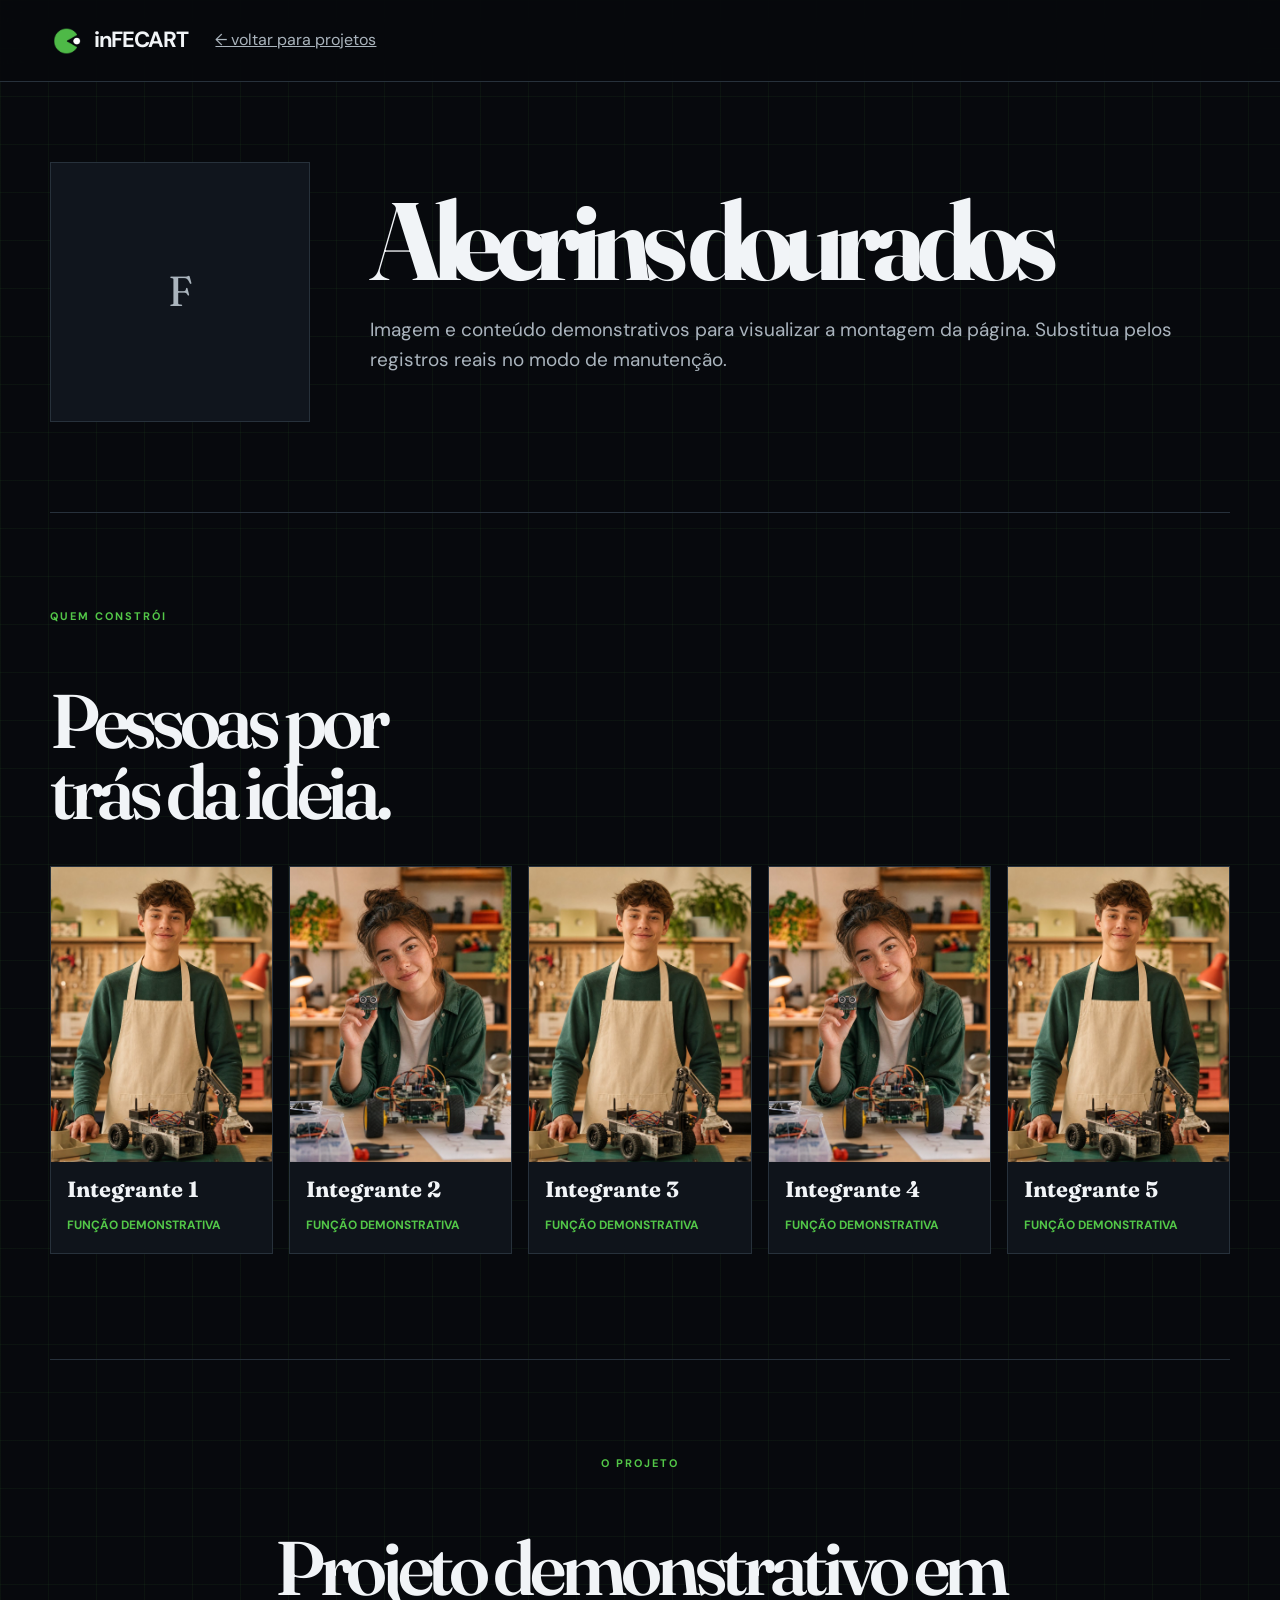
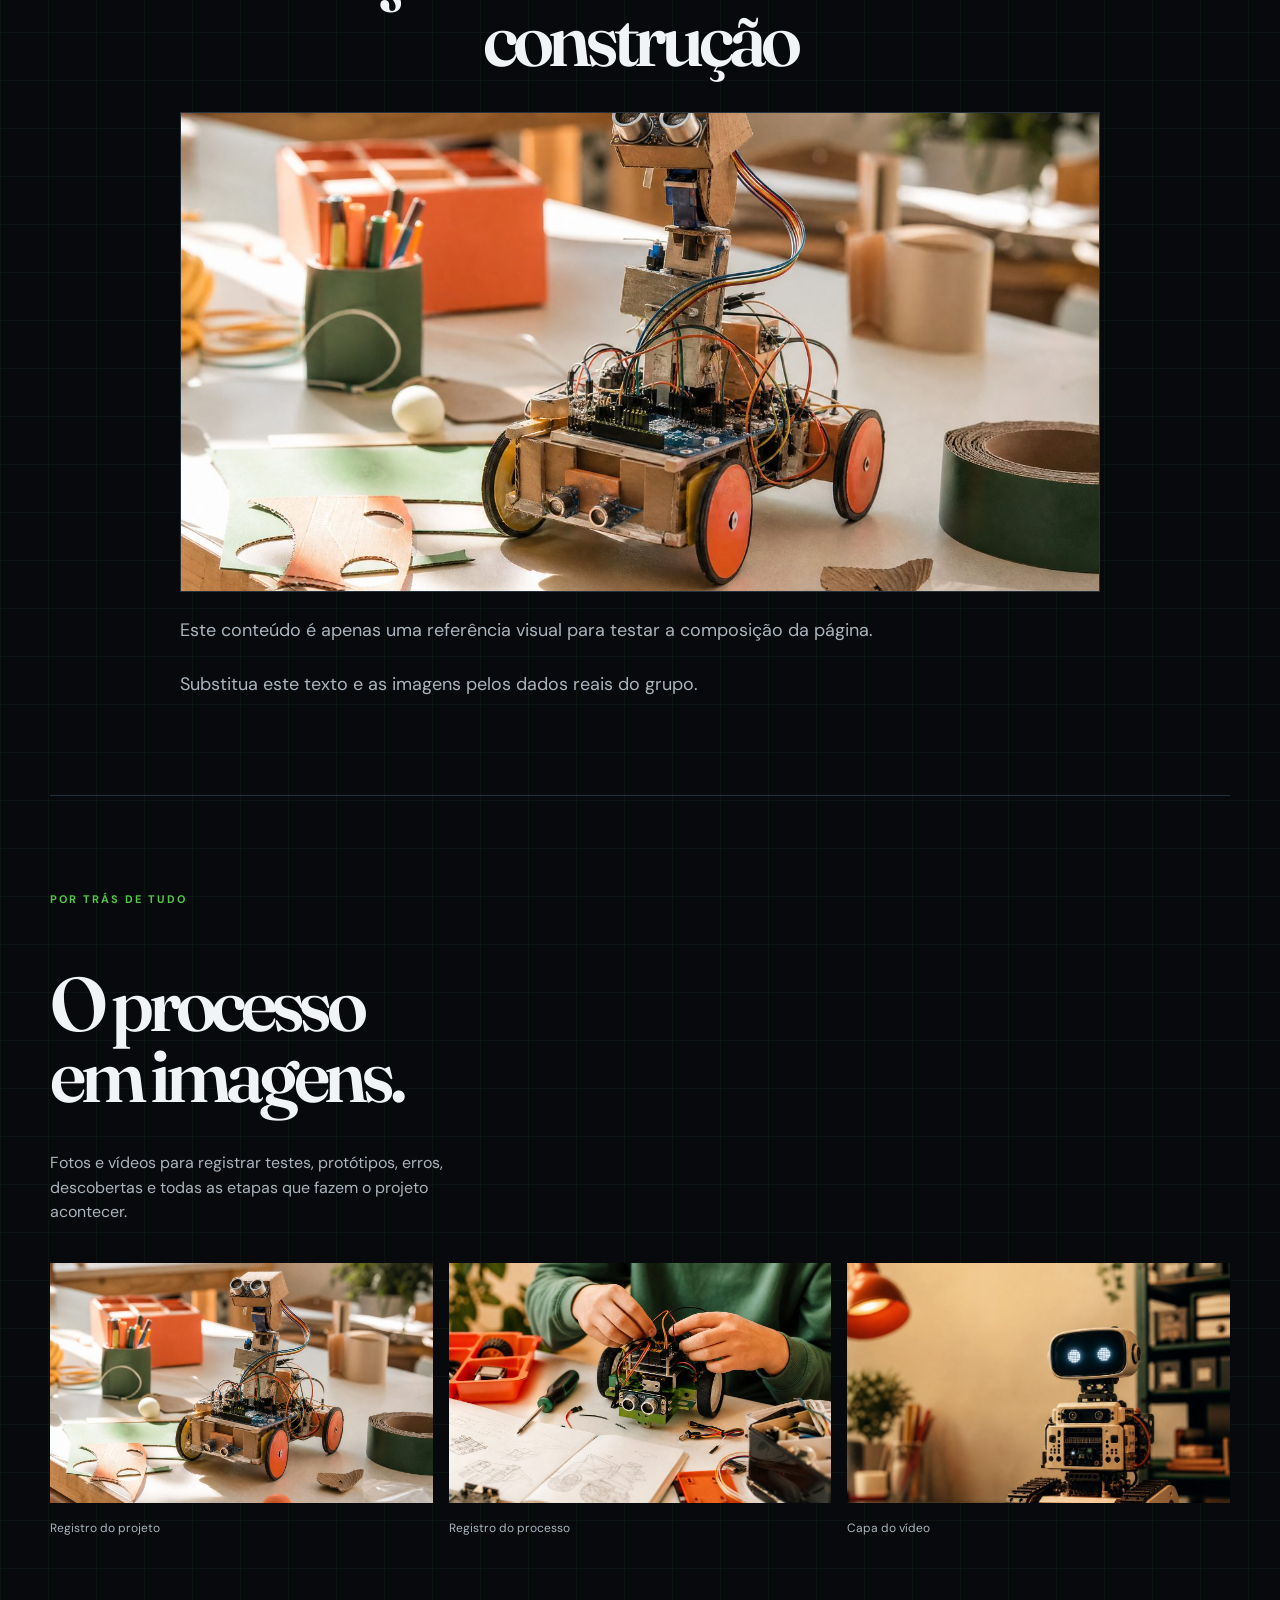
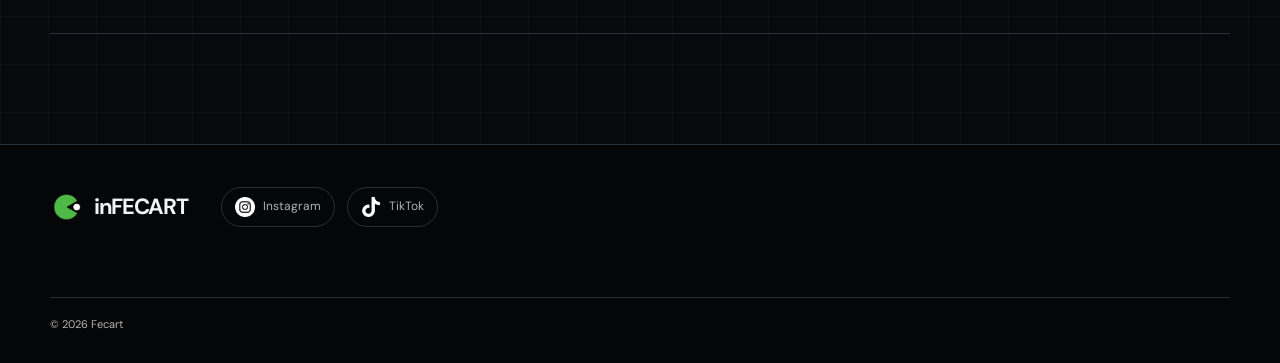
<file: grupo.html>
<!doctype html>
<html lang="pt-BR">
<head>
  <meta charset="utf-8"><meta name="viewport" content="width=device-width, initial-scale=1">
  <meta name="description" content="Conheça os grupos, integrantes, projetos e processos de robótica da Fecart."><title>inFECART - Site oficial</title>
  <link rel="icon" type="image/png" href="assets/fecart-informatica-icon.png">
  <link rel="preconnect" href="https://fonts.googleapis.com"><link rel="preconnect" href="https://fonts.gstatic.com" crossorigin><link href="https://fonts.googleapis.com/css2?family=DM+Sans:wght@400;500;600;700&family=Fraunces:opsz,wght@9..144,600;9..144,700&display=swap" media="print" onload="this.media='all'" rel="stylesheet">
  <link rel="stylesheet" href="css/style.css"><link rel="stylesheet" href="css/editorial-enhancements.css"><link rel="stylesheet" href="css/overrides.css"><link rel="stylesheet" href="css/social-pins.css"><link rel="stylesheet" href="css/group.css"><link rel="stylesheet" href="css/group-placeholders.css"><link rel="stylesheet" href="css/group-member-layout.css"><link rel="stylesheet" href="css/member-video-preview.css">
  <link rel="stylesheet" href="css/mobile-safety.css">

  <link rel="canonical" href="https://carlos2511760-blip.github.io/Site-da-Fecart-2026/grupo.html">
  <meta name="robots" content="index, follow, max-image-preview:large">
  <meta property="og:locale" content="pt_BR">
  <meta property="og:site_name" content="Fecart">
  <meta property="og:title" content="Grupos e projetos — Fecart">
  <meta property="og:description" content="Conheça os grupos, integrantes, projetos e processos de robótica da Fecart.">
  <meta property="og:type" content="website">
  <meta property="og:url" content="https://carlos2511760-blip.github.io/Site-da-Fecart-2026/grupo.html">
  <meta property="og:image" content="https://carlos2511760-blip.github.io/Site-da-Fecart-2026/assets/demo-robot-project.jpg">
  <meta property="og:image:alt" content="Projeto de robótica da Fecart">
  <meta name="twitter:card" content="summary_large_image">
  <meta name="twitter:title" content="Grupos e projetos — Fecart">
  <meta name="twitter:description" content="Conheça os grupos, integrantes, projetos e processos de robótica da Fecart.">
  <meta name="twitter:image" content="https://carlos2511760-blip.github.io/Site-da-Fecart-2026/assets/demo-robot-project.jpg">
  <noscript><link rel="stylesheet" href="https://fonts.googleapis.com/css2?family=DM+Sans:wght@400;500;600;700&family=Fraunces:opsz,wght@9..144,600;9..144,700&display=swap"></noscript>
  <link rel="stylesheet" href="css/identity-blue-green.css">
</head>
<body class="group-page is-hydrating"><div class="site-loader" id="site-loader" role="status" aria-live="polite"><div class="loader-card"><img class="loader-logo" src="assets/fecart-loader-logo.webp" alt="FECART Informática"><div class="loader-orbit" aria-hidden="true"><div class="loader-core"></div></div><p class="loader-status">Organizando o grupo...</p><div class="loader-progress" aria-hidden="true"><span></span></div></div></div><header class="site-header"><a class="brand" href="index.html"><img class="brand-logo" src="assets/fecart-informatica-icon.png" alt="Fecart Informática"><span>inFECART</span></a><a class="back-link" id="group-back-link" href="index.html#projetos">← voltar para projetos</a></header><main id="group-content" class="group-main section-pad"><p class="loading-state">Carregando grupo...</p></main><footer class="site-footer section-pad"><div class="footer-top"><a class="brand brand-light" href="index.html"><img class="brand-logo" src="assets/fecart-informatica-icon.png" alt="Fecart Informática"><span>inFECART</span></a><div class="social-pins" aria-label="Páginas da Fecart"><a class="social-pin" href="https://www.instagram.com/infecaart/" target="_blank" rel="noopener noreferrer"><img class="social-icon social-icon-instagram" src="assets/instagram.png" alt=""><span>Instagram</span></a><a class="social-pin" href="https://www.tiktok.com/@infecaart" target="_blank" rel="noopener noreferrer"><img class="social-icon social-icon-tiktok" src="assets/tiktok.png" alt=""><span>TikTok</span></a></div></div><div class="footer-bottom"><span>© 2026 Fecart</span></div></footer><aside class="editor-panel" id="group-editor-panel" hidden aria-labelledby="group-editor-title"><div class="editor-header"><div><p class="section-kicker">modo de manutenção</p><h2 id="group-editor-title">Editar grupo</h2></div><button class="modal-close" id="group-editor-close" type="button" aria-label="Fechar editor">×</button></div><p class="editor-explain" id="group-editor-explain">Use Ctrl + Shift + \\ para abrir. As alterações ficam salvas neste navegador e aparecem nesta página.</p><div id="group-editor-fields"></div><div class="editor-actions"><button class="button button-primary" id="group-editor-save" type="button">Salvar alterações</button><button class="button button-ghost" id="group-editor-reset" type="button">Restaurar</button></div><p class="editor-status" id="group-editor-status" role="status"></p></aside><style>body.is-hydrating{overflow:hidden}body.is-hydrating .site-header,body.is-hydrating .group-main,body.is-hydrating .site-footer{visibility:hidden}</style><script src="js/supabase-config.js"></script><script src="js/group.js" defer></script></body></html>
</file>
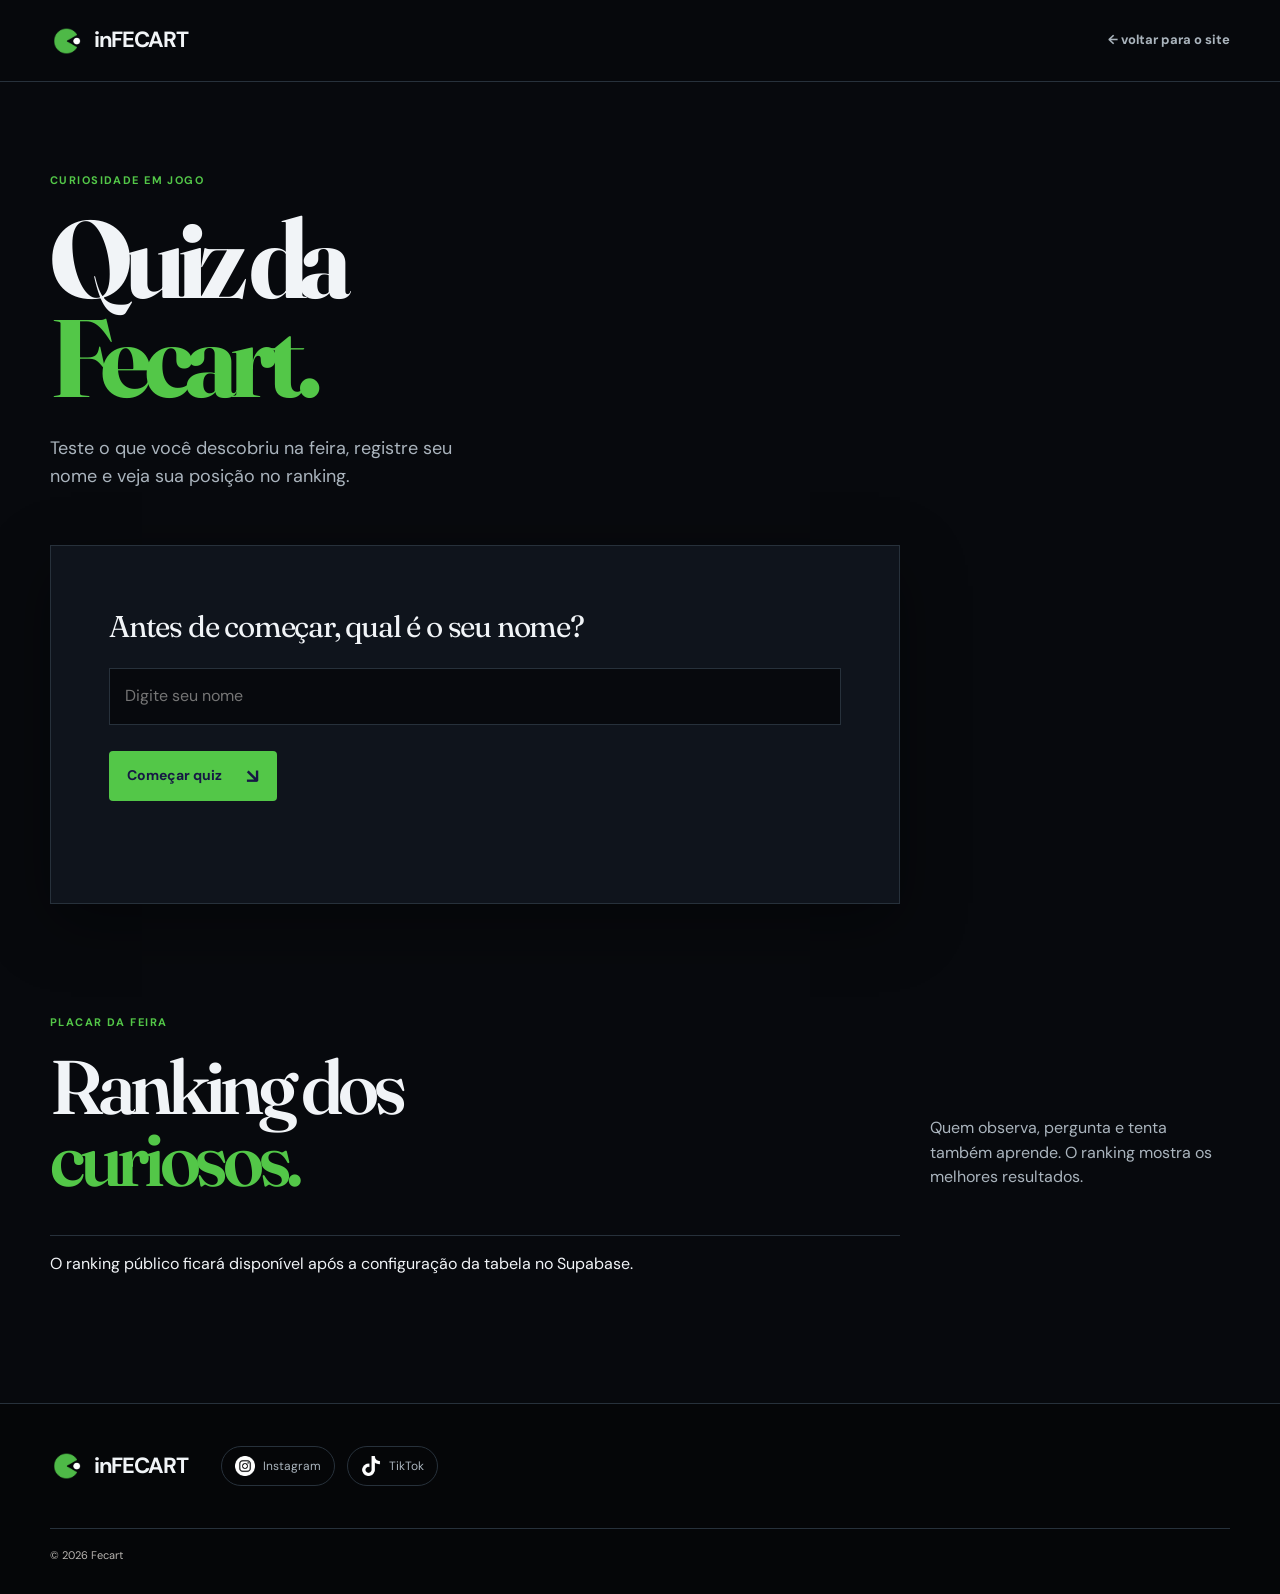
<file: quiz.html>
<!doctype html>
<html lang="pt-BR">
<head>
  <meta charset="utf-8"><meta name="viewport" content="width=device-width, initial-scale=1">
  <meta name="description" content="Teste o que você descobriu na feira de ciências e veja sua posição no ranking da Fecart.">
  <title>inFECART - Site oficial</title>
  <link rel="icon" type="image/png" href="assets/fecart-informatica-icon.png">
  <link rel="preconnect" href="https://fonts.googleapis.com"><link rel="preconnect" href="https://fonts.gstatic.com" crossorigin>
  <link href="https://fonts.googleapis.com/css2?family=DM+Sans:wght@400;500;600;700&family=Fraunces:opsz,wght@9..144,600;9..144,700&display=swap" media="print" onload="this.media='all'" rel="stylesheet">
  <link rel="stylesheet" href="css/style.css"><link rel="stylesheet" href="css/overrides.css"><link rel="stylesheet" href="css/social-pins.css"><link rel="stylesheet" href="css/quiz.css">
  <link rel="stylesheet" href="css/mobile-safety.css">

  <link rel="canonical" href="https://carlos2511760-blip.github.io/Site-da-Fecart-2026/quiz.html">
  <meta name="robots" content="index, follow, max-image-preview:large">
  <meta property="og:locale" content="pt_BR">
  <meta property="og:site_name" content="Fecart">
  <meta property="og:title" content="Quiz da Fecart — curiosidade em jogo">
  <meta property="og:description" content="Teste o que você descobriu na feira de ciências e veja sua posição no ranking da Fecart.">
  <meta property="og:type" content="website">
  <meta property="og:url" content="https://carlos2511760-blip.github.io/Site-da-Fecart-2026/quiz.html">
  <meta property="og:image" content="https://carlos2511760-blip.github.io/Site-da-Fecart-2026/assets/demo-robot-project.jpg">
  <meta property="og:image:alt" content="Projeto de robótica da Fecart">
  <meta name="twitter:card" content="summary_large_image">
  <meta name="twitter:title" content="Quiz da Fecart — curiosidade em jogo">
  <meta name="twitter:description" content="Teste o que você descobriu na feira de ciências e veja sua posição no ranking da Fecart.">
  <meta name="twitter:image" content="https://carlos2511760-blip.github.io/Site-da-Fecart-2026/assets/demo-robot-project.jpg">
  <noscript><link rel="stylesheet" href="https://fonts.googleapis.com/css2?family=DM+Sans:wght@400;500;600;700&family=Fraunces:opsz,wght@9..144,600;9..144,700&display=swap"></noscript>
  <link rel="stylesheet" href="css/identity-blue-green.css">
</head>
<body class="quiz-page">
  <header class="site-header" id="topo"><a class="brand" href="index.html"><img class="brand-logo" src="assets/fecart-informatica-icon.png" alt="Fecart Informática"><span>inFECART</span></a><a class="back-link" href="index.html">← voltar para o site</a></header>
  <main class="quiz-main section-pad">
    <section class="quiz-intro"><p class="section-kicker">curiosidade em jogo</p><h1>Quiz da<br><em>Fecart.</em></h1><p>Teste o que você descobriu na feira, registre seu nome e veja sua posição no ranking.</p></section>
    <section class="quiz-card" aria-live="polite">
      <div id="quiz-start"><label for="participant-name">Antes de começar, qual é o seu nome?</label><input id="participant-name" type="text" maxlength="80" autocomplete="name" placeholder="Digite seu nome"><button class="button button-primary" id="start-quiz" type="button">Começar quiz <span>↘</span></button><p class="quiz-error" id="start-error" role="alert"></p></div>
      <form id="quiz-form" hidden><div class="quiz-progress" id="quiz-progress"></div><div id="questions"></div><button class="button button-primary" type="submit">Enviar respostas <span>↗</span></button><p class="quiz-error" id="form-error" role="alert"></p></form>
      <div id="quiz-result" hidden><p class="section-kicker">resultado</p><div class="score" id="score"></div><p id="result-message"></p><button class="button button-dark" id="see-ranking" type="button">Ver ranking <span>↓</span></button></div>
    </section>
    <section class="ranking-section" id="ranking-section"><div class="ranking-heading"><div><p class="section-kicker">placar da feira</p><h2>Ranking dos<br><em>curiosos.</em></h2></div><p>Quem observa, pergunta e tenta também aprende. O ranking mostra os melhores resultados.</p></div><div id="ranking" class="ranking-list"><p>Carregando ranking...</p></div></section>
  </main>
  <footer class="site-footer section-pad"><div class="footer-top"><a class="brand brand-light" href="index.html"><img class="brand-logo" src="assets/fecart-informatica-icon.png" alt="Fecart Informática"><span>inFECART</span></a><div class="social-pins" aria-label="Páginas da Fecart"><a class="social-pin" href="https://www.instagram.com/infecaart/" target="_blank" rel="noopener noreferrer"><img class="social-icon social-icon-instagram" src="assets/instagram.png" alt=""><span>Instagram</span></a><a class="social-pin" href="https://www.tiktok.com/@infecaart" target="_blank" rel="noopener noreferrer"><img class="social-icon social-icon-tiktok" src="assets/tiktok.png" alt=""><span>TikTok</span></a></div></div><div class="footer-bottom"><span>© 2026 Fecart</span></div></footer>
  <script src="js/supabase-config.js"></script><script src="js/quiz.js" defer></script>
</body>
</html>
</file>
<file: css/style.css>
:root{--paper:#f4efe6;--paper-2:#ebe2d3;--ink:#25231f;--muted:#69645c;--line:#d8cdbd;--tomato:#a83f2d;--tomato-dark:#8f3528;--leaf:#496453;--sun:#e8b63f;--night:#282d2b;--white:#fffaf3;--serif:"Fraunces",Georgia,serif;--sans:"DM Sans",Arial,sans-serif;--max:1180px;--shadow:0 20px 60px rgba(61,45,30,.1)}
*{box-sizing:border-box}html{scroll-behavior:smooth}body{margin:0;background:var(--paper);color:var(--ink);font-family:var(--sans);line-height:1.55}body.editor-open{overflow:hidden}a{color:inherit}button{font:inherit}button,a{outline-offset:4px}button:focus-visible,a:focus-visible{outline:3px solid var(--sun);outline-offset:4px}.section-pad{padding-left:max(24px,calc((100vw - var(--max))/2));padding-right:max(24px,calc((100vw - var(--max))/2))}.site-header{height:82px;display:flex;align-items:center;gap:28px;padding:0 max(24px,calc((100vw - var(--max))/2));border-bottom:1px solid transparent;position:sticky;top:0;z-index:20;background:rgba(244,239,230,.92);backdrop-filter:blur(14px)}.brand{display:inline-flex;align-items:center;gap:10px;font-size:22px;font-weight:700;letter-spacing:-.06em;text-decoration:none}.brand-mark{display:grid;place-items:center;width:34px;height:34px;border-radius:11px 11px 11px 3px;background:var(--tomato);color:white;font-weight:700;letter-spacing:0}.site-nav{display:flex;gap:28px;margin-left:auto}.site-nav a{text-decoration:none;font-size:14px;font-weight:600;color:var(--muted);transition:color .2s}.site-nav a:hover{color:var(--tomato)}kbd{font-size:10px;border:1px solid var(--line);border-bottom-width:2px;border-radius:4px;padding:1px 4px;margin-left:3px;background:var(--white);color:var(--ink)}.menu-toggle{display:none;border:0;background:none;color:var(--muted);cursor:pointer}.hero{min-height:620px;display:grid;grid-template-columns:1fr .9fr;align-items:center;gap:64px;padding-top:74px;padding-bottom:84px;overflow:hidden}.section-kicker{font-size:11px;font-weight:700;letter-spacing:.13em;text-transform:uppercase;color:var(--tomato);margin:0 0 20px}.hero h1,h2{font-family:var(--serif);font-weight:600;letter-spacing:-.065em;line-height:.98;margin:0}.hero h1{font-size:clamp(58px,8vw,106px);max-width:700px}.hero em,h2 em{font-style:normal;color:var(--tomato)}.hero-lead{max-width:510px;font-size:18px;color:var(--muted);margin:30px 0}.hero-actions{display:flex;align-items:center;gap:24px}.button{display:inline-flex;align-items:center;justify-content:center;gap:24px;padding:14px 18px;border:0;border-radius:4px;text-decoration:none;font-weight:700;font-size:14px;cursor:pointer;transition:transform .2s,background .2s}.button span{font-size:20px;line-height:0}.button:hover{transform:translateY(-2px)}.button-primary{background:var(--tomato);color:white}.button-primary:hover{background:var(--tomato-dark)}.button-dark{background:var(--night);color:var(--white)}.button-ghost{background:transparent;border:1px solid var(--line);color:var(--ink)}.hero-art{height:440px;position:relative;background:var(--leaf);border-radius:45% 8px 45% 8px;overflow:hidden;transform:rotate(3deg)}.sun-disc{position:absolute;width:230px;height:230px;right:13%;top:18%;background:var(--sun);border-radius:50%;mix-blend-mode:screen}.orbit{position:absolute;border:1px solid rgba(255,250,243,.6);border-radius:50%;width:440px;height:170px;left:50%;top:52%;transform:translate(-50%,-50%) rotate(-24deg)}.orbit-two{width:350px;height:280px;transform:translate(-50%,-50%) rotate(57deg)}.gear{position:absolute;left:29%;top:28%;width:190px;height:190px;border-radius:50%;background:var(--tomato);box-shadow:0 0 0 22px rgba(224,91,63,.12);animation:float 6s ease-in-out infinite}.gear:before{content:"";position:absolute;inset:-18px;border:18px dotted var(--tomato);border-radius:50%;transform:rotate(15deg)}.gear i{position:absolute;inset:38px;border-radius:50%;background:var(--leaf);border:10px solid var(--paper-2)}.projects-section{padding-top:120px;padding-bottom:120px}.section-heading{display:grid;grid-template-columns:1fr 310px;gap:60px;align-items:end;margin-bottom:46px}.section-heading.compact{margin-bottom:40px}.section-heading h2,.process-copy h2,.about-section h2{font-size:clamp(48px,6vw,76px)}.section-note{color:var(--muted);font-size:15px;margin:0 0 4px}.filter-bar{display:flex;flex-wrap:wrap;gap:9px;margin-bottom:28px}.filter-button{border:1px solid var(--line);background:transparent;border-radius:99px;padding:9px 15px;color:var(--muted);cursor:pointer;font-size:13px}.filter-button:hover,.filter-button.active{background:var(--ink);border-color:var(--ink);color:var(--white)}.projects-grid{display:grid;grid-template-columns:repeat(12,1fr);gap:22px}.project-card{text-align:left;font:inherit;width:100%;grid-column:span 4;background:var(--white);border:1px solid var(--line);min-height:310px;display:flex;flex-direction:column;cursor:pointer;transition:transform .25s,box-shadow .25s}.project-card:hover{transform:translateY(-6px);box-shadow:var(--shadow)}.project-image{width:100%;height:190px;object-fit:cover;background:var(--paper-2);display:block}.project-image.placeholder{display:grid;place-items:center;color:var(--muted);font-family:var(--serif);font-size:34px}.project-card-body{padding:19px 20px 21px;display:flex;flex-direction:column;flex:1}.project-meta{display:flex;justify-content:space-between;gap:10px;color:var(--tomato);font-size:11px;text-transform:uppercase;letter-spacing:.1em;font-weight:700}.project-card h3{font-family:var(--serif);font-size:26px;line-height:1.05;letter-spacing:-.04em;margin:15px 0 8px}.project-card p{font-size:13px;color:var(--muted);margin:0}.project-footer{display:flex;justify-content:space-between;align-items:end;margin-top:auto;padding-top:20px}.tag-list{display:flex;flex-wrap:wrap;gap:5px}.tag{background:var(--paper-2);padding:4px 7px;border-radius:2px;font-size:10px;color:var(--muted)}.project-arrow{font-size:22px;color:var(--tomato)}.empty-state{padding:40px 0;color:var(--muted)}.groups-grid{display:grid;grid-template-columns:repeat(4,1fr);gap:14px}.group-card{min-height:255px;padding:22px;background:var(--white);border:1px solid var(--line);position:relative;overflow:hidden}.group-card:after{content:"";position:absolute;width:100px;height:100px;border-radius:50%;right:-35px;bottom:-35px;background:var(--accent,var(--sun));opacity:.75}.group-index{font-size:11px;color:var(--muted)}.group-card h3{font-family:var(--serif);font-size:29px;letter-spacing:-.05em;line-height:1;margin:42px 0 12px;max-width:190px}.group-card p{font-size:13px;color:var(--muted);max-width:200px;margin:0}.group-count{position:absolute;left:22px;bottom:22px;font-size:11px;font-weight:700;color:var(--leaf)}.about-section{display:grid;grid-template-columns:1fr 1fr;gap:100px;padding-top:120px;padding-bottom:125px}.about-text{max-width:480px;align-self:end}.about-text p{font-size:20px;color:var(--muted);margin:0 0 28px}.site-footer{background:var(--night);color:var(--white);padding-top:42px;padding-bottom:30px}.footer-top{display:flex;align-items:center;gap:34px;padding-bottom:70px}.brand-light{color:var(--white)}.footer-top p{font-size:13px;color:rgba(255,250,243,.6);margin:0}.footer-bottom{border-top:1px solid rgba(255,250,243,.15);padding-top:18px;display:flex;justify-content:space-between;color:rgba(255,250,243,.4);font-size:11px}.modal-backdrop{position:fixed;inset:0;background:rgba(37,35,31,.7);z-index:40;display:grid;place-items:center;padding:20px}.project-modal{background:var(--white);max-width:850px;max-height:90vh;overflow:auto;position:relative;width:100%;padding:42px}.modal-close{border:0;background:transparent;color:var(--muted);font-size:30px;line-height:1;cursor:pointer}.project-modal>.modal-close{position:absolute;right:18px;top:14px}.modal-content-grid{display:grid;grid-template-columns:1fr 1fr;gap:30px}.modal-cover{width:100%;height:270px;object-fit:cover;background:var(--paper-2)}.modal-title{font-family:var(--serif);font-size:50px;line-height:1;letter-spacing:-.06em;margin:10px 0 15px}.modal-label{color:var(--tomato);font-size:11px;font-weight:700;letter-spacing:.12em;text-transform:uppercase}.modal-description{color:var(--muted);font-size:15px}.modal-facts{display:flex;gap:22px;flex-wrap:wrap;border-top:1px solid var(--line);padding-top:18px;margin-top:22px;font-size:12px}.timeline{margin-top:32px;border-top:1px solid var(--line)}.timeline-item{display:grid;grid-template-columns:100px 1fr;gap:18px;padding:18px 0;border-bottom:1px solid var(--line)}.timeline-item time{color:var(--tomato);font-size:12px;font-weight:700}.timeline-item strong{display:block;font-family:var(--serif);font-size:21px}.timeline-item p{color:var(--muted);font-size:13px;margin:5px 0 0}.editor-panel{position:fixed;z-index:50;right:0;top:0;width:min(440px,100%);height:100vh;background:var(--white);box-shadow:-20px 0 60px rgba(0,0,0,.2);padding:30px;overflow:auto}.editor-header{display:flex;justify-content:space-between;align-items:start}.editor-panel h2{font-family:var(--serif);font-size:42px;letter-spacing:-.06em;margin:0}.editor-explain{font-size:13px;color:var(--muted);border-bottom:1px solid var(--line);padding-bottom:22px}.editor-field{margin:22px 0}.editor-field label{display:block;font-size:11px;text-transform:uppercase;letter-spacing:.1em;font-weight:700;color:var(--tomato);margin-bottom:7px}.editor-field textarea,.editor-field input{width:100%;font:inherit;border:1px solid var(--line);background:var(--paper);padding:10px;color:var(--ink);border-radius:3px}.editor-field textarea{min-height:85px;resize:vertical}.editor-field input[type=file]{font-size:12px}.editor-image-preview{width:100%;height:100px;object-fit:cover;margin-top:8px;background:var(--paper-2)}.editor-actions{display:flex;gap:10px;position:sticky;bottom:0;background:var(--white);padding-top:16px}.editor-status{font-size:12px;color:var(--leaf)}.toast{position:fixed;bottom:24px;left:50%;transform:translate(-50%,20px);opacity:0;background:var(--night);color:var(--white);padding:12px 18px;font-size:13px;z-index:60;transition:opacity .2s,transform .2s}.toast.show{opacity:1;transform:translate(-50%,0)}[hidden]{display:none!important}@keyframes float{0%,100%{transform:translateY(0) rotate(0)}50%{transform:translateY(-12px) rotate(5deg)}}@media (prefers-reduced-motion:reduce){*,*:before,*:after{scroll-behavior:auto!important;animation:none!important;transition:none!important}}
@media (max-width:850px){.site-header{height:70px}.site-nav{display:none;position:absolute;top:70px;left:0;right:0;background:var(--paper);padding:18px 24px 24px;flex-direction:column;gap:18px;border-bottom:1px solid var(--line)}.site-nav.is-open{display:flex}.menu-toggle{display:block;margin-left:auto}.hero{grid-template-columns:1fr;min-height:auto;padding-top:70px}.hero-art{height:340px;max-width:540px;width:100%;margin:0 auto}.section-heading,.about-section{grid-template-columns:1fr;gap:26px}.section-heading{margin-bottom:34px}.section-note{max-width:500px}.projects-section{padding-top:80px;padding-bottom:80px}.groups-grid{grid-template-columns:repeat(2,1fr)}.project-card{text-align:left;font:inherit;width:100%;grid-column:span 6}.project-card:nth-child(3n/**/+2){transform:none}.project-card:nth-child(3n/**/+2):hover,.project-card:hover{transform:translateY(-5px)}.about-section{gap:36px;padding-top:80px;padding-bottom:80px}.footer-top{flex-wrap:wrap;padding-bottom:50px}.footer-top p{order:3;width:100%}}
@media (max-width:560px){.hero h1{font-size:58px}.hero-art{height:290px}.gear{width:140px;height:140px;left:26%;top:27%}.gear i{inset:27px}.sun-disc{width:170px;height:170px}.groups-grid{grid-template-columns:1fr}.project-card{text-align:left;font:inherit;width:100%;grid-column:span 12}.project-card:nth-child(3n/**/+2){transform:none}.project-card:nth-child(3n/**/+2):hover,.project-card:hover{transform:translateY(-5px)}.modal-content-grid{grid-template-columns:1fr}.project-modal{padding:30px 22px}.modal-title{font-size:40px}.timeline-item{grid-template-columns:75px 1fr}.footer-bottom{gap:10px;flex-direction:column}}
.editor-context{display:flex;flex-direction:column;gap:4px;border:1px solid var(--line);background:var(--paper-2);padding:12px 14px;margin:18px 0 22px}.editor-context strong{font-size:13px}.editor-context span,.editor-help{font-size:12px;color:var(--muted)}

.site-loader{position:fixed;inset:0;z-index:9999;display:grid;place-items:center;background:#161848;color:#f5f5ff;font-family:system-ui,sans-serif;transition:opacity .35s ease,visibility .35s ease}.site-loader.is-done{opacity:0;visibility:hidden;pointer-events:none}.loader-card{width:min(420px,calc(100% - 48px));text-align:center}.loader-logo{display:block;width:min(300px,82vw);height:auto;margin:0 auto 30px;border-radius:2px;filter:drop-shadow(0 10px 28px rgba(77,196,72,.12))}.loader-orbit{position:relative;width:92px;height:92px;margin:0 auto 24px;border:2px solid rgba(77,196,72,.28);border-radius:50%;animation:loader-spin 4s linear infinite}.loader-orbit:before,.loader-orbit:after{content:"";position:absolute;border-radius:50%}.loader-orbit:before{width:14px;height:14px;top:-7px;left:50%;background:#4dc448;box-shadow:0 0 0 7px rgba(77,196,72,.12)}.loader-orbit:after{width:8px;height:8px;right:6px;bottom:14px;background:#8ae17e}.loader-core{position:absolute;inset:28px;border-radius:50%;background:#4dc448;box-shadow:0 0 0 8px rgba(77,196,72,.13);animation:loader-pulse 1.8s ease-in-out infinite}.loader-status{margin:0;color:rgba(245,245,255,.72);font-size:13px;letter-spacing:.06em}.loader-progress{height:3px;margin:18px auto 0;width:min(240px,70vw);background:rgba(255,255,255,.14);overflow:hidden;border-radius:99px}.loader-progress span{display:block;width:38%;height:100%;background:#4dc448;border-radius:99px;animation:loader-progress 1.25s ease-in-out infinite}@keyframes loader-spin{to{transform:rotate(360deg)}}@keyframes loader-pulse{0%,100%{transform:scale(.9);opacity:.8}50%{transform:scale(1.08);opacity:1}}@keyframes loader-progress{0%{transform:translateX(-130%)}100%{transform:translateX(360%)}}@media(prefers-reduced-motion:reduce){.loader-orbit,.loader-core,.loader-progress span{animation:none}.loader-progress span{width:100%}}
</file>
<file: css/editorial-enhancements.css>
/* Ajustes editoriais: leitura, ritmo e espaçamento */
.section-kicker,.project-meta,.modal-label{letter-spacing:.18em}
.hero h1{letter-spacing:-.045em}
.group-hero h1{letter-spacing:-.045em}
.block-heading h2,.section-heading h2{letter-spacing:-.045em}
.hero-actions{gap:32px}.filter-bar{gap:14px;margin-bottom:42px}.filter-button{min-height:44px;padding:10px 18px}
.projects-grid{gap:32px}.project-card{opacity:0;transform:translateY(18px);transition:opacity .55s ease,transform .55s ease,box-shadow .25s ease}.project-card.is-visible{opacity:1;transform:translateY(0)}.project-card.is-visible:hover{transform:translateY(-6px)}
.project-card-body{padding:24px 24px 26px}.project-footer{padding-top:28px}.group-card{padding:26px}.group-card h3{margin-top:48px}.group-card-link{min-height:44px;bottom:18px}.group-card .group-count{bottom:66px}
.related-project{padding:26px 12px;transition:background .2s,transform .2s}.related-project:hover{background:var(--paper-2);transform:translateX(5px)}
.demo-media-wrap{position:relative}
@media(max-width:850px){.projects-grid{gap:26px}.filter-bar{gap:10px;margin-bottom:30px}.group-hero h1{letter-spacing:-.03em}.block-heading h2{letter-spacing:-.03em}}
@media(max-width:560px){.projects-grid{gap:24px}.hero-actions{gap:16px;flex-wrap:wrap}.project-card-body{padding:20px}.group-card{padding:22px}}
@media(prefers-reduced-motion:reduce){.project-card{opacity:1;transform:none}.project-card.is-visible:hover{transform:none}.related-project:hover{transform:none}}

/* Entrada fluida sem bloquear o conteúdo */
.project-card{will-change:opacity,transform;transition-duration:.38s}
.group-main .section-block{opacity:1;transform:none}
.group-main.content-ready .section-block{animation:section-enter .42s cubic-bezier(.22,.75,.25,1) forwards}
.group-main.content-ready .section-block:nth-child(2){animation-delay:.05s}
.group-main.content-ready .section-block:nth-child(3){animation-delay:.1s}
@keyframes section-enter{to{opacity:1;transform:none}}
@media(prefers-reduced-motion:reduce){.group-main .section-block{opacity:1;transform:none}.group-main.content-ready .section-block{animation:none}}
</file>
<file: css/overrides.css>
body.modal-open{overflow:hidden}.card-like-count{margin-top:10px;color:var(--muted);font-size:11px}.like-button{display:inline-flex;align-items:center;gap:8px;margin-top:24px;padding:11px 14px;border:1px solid var(--line);border-radius:4px;background:transparent;color:var(--ink);font-weight:700;cursor:pointer}.like-button:hover,.like-button.is-liked{border-color:var(--tomato);color:var(--tomato)}.like-button:disabled{cursor:default;opacity:.85}.editor-add{margin:0 0 20px}.editor-group{border-top:1px solid var(--line);padding-top:15px;margin-top:24px}.editor-group>strong{font-family:var(--serif);font-size:20px}.editor-field select{width:100%;font:inherit;border:1px solid var(--line);background:var(--paper);padding:10px;color:var(--ink);border-radius:3px}.editor-actions{flex-wrap:wrap}.editor-actions .button{gap:8px;padding:11px 12px;font-size:12px}

.button-primary{background:var(--tomato-dark)}.button-primary:hover{background:#8f3528}.footer-bottom{color:rgba(255,250,243,.72)}

.editor-section{border:1px solid var(--line);border-radius:8px;padding:16px;margin:0 0 18px;background:color-mix(in srgb,var(--paper-2) 55%,transparent)}.editor-section>.section-kicker{margin:0 0 12px}.editor-section .editor-section{background:transparent;border:0;padding:0}.editor-group{padding:14px;border:1px solid var(--line);border-radius:6px;margin:14px 0;background:color-mix(in srgb,var(--paper) 35%,transparent)}.editor-group .editor-group{margin:12px 0;background:transparent}.editor-field{margin:14px 0}.editor-field label{font-size:11px;line-height:1.3}.editor-field textarea{min-height:78px}.editor-panel{padding:22px}.editor-panel .editor-actions{z-index:2}.editor-panel input,.editor-panel textarea,.editor-panel select{box-sizing:border-box}.editor-section>strong,.editor-group>strong{display:block;margin-bottom:8px}

.project-modal{max-width:720px;max-height:82vh;padding:30px}.modal-cover{height:220px}.modal-title{font-size:44px}.modal-actions{display:flex;flex-direction:column;gap:10px;margin-top:24px}.modal-action-button,.modal-actions .like-button{box-sizing:border-box;width:100%;min-height:44px;margin:0;justify-content:center;text-decoration:none;font-size:14px;border:1px solid var(--line);border-radius:4px;padding:11px 14px;background:transparent;color:var(--ink);font-weight:700}.modal-action-button{display:inline-flex;align-items:center;gap:8px}.modal-action-button:hover,.modal-actions .like-button:hover,.modal-actions .like-button.is-liked{border-color:var(--tomato);color:var(--tomato)}
</file>
<file: css/social-pins.css>
.social-pins{display:flex;align-items:center;gap:12px}.social-pin{display:inline-flex;align-items:center;gap:8px;border:1px solid rgba(255,250,243,.28);border-radius:999px;padding:9px 13px;color:rgba(255,250,243,.82);text-decoration:none;font-size:12px;transition:transform .2s ease,background .2s ease,border-color .2s ease}.social-pin:hover{transform:translateY(-3px);background:rgba(255,250,243,.12);border-color:var(--sun);color:var(--white)}@media(max-width:850px){.social-pins{order:2;width:100%}.footer-top p{order:3}}
.social-icon{width:20px;height:20px;flex:0 0 20px;object-fit:contain;display:block}.social-icon-instagram,.social-icon-tiktok{filter:brightness(0) invert(1)}
</file>
<file: css/group.css>
.group-main{padding-top:80px;padding-bottom:110px}.group-hero{display:grid;grid-template-columns:260px 1fr;gap:60px;align-items:center;border-bottom:1px solid var(--line);padding-bottom:90px}.group-logo{width:260px;height:260px;border:1px solid var(--line);background:var(--paper-2);display:grid;place-items:center;overflow:hidden}.logo-image{width:100%;height:100%;object-fit:contain}.image-placeholder{display:grid;place-items:center;background:var(--paper-2);color:var(--muted);font-family:var(--serif);font-size:42px}.group-hero h1{font-family:var(--serif);font-size:clamp(60px,9vw,110px);line-height:.9;letter-spacing:-.08em;margin:0 0 25px}.group-description{max-width:860px;min-height:2.2em;color:var(--muted);font-size:19px}.section-block{padding-top:95px;padding-bottom:95px;border-bottom:1px solid var(--line)}.block-heading{display:grid;grid-template-columns:1fr 1fr;gap:40px;align-items:end;margin-bottom:38px}.block-heading h2{font-family:var(--serif);font-size:clamp(48px,6vw,76px);line-height:.94;letter-spacing:-.07em;margin:0}.block-heading>p:last-child{color:var(--muted);margin:0;max-width:400px}.project-detail{display:grid;grid-template-columns:minmax(0,1.2fr) minmax(280px,.8fr);gap:clamp(42px,7vw,96px);align-items:start}.project-detail>div:first-child{min-width:0}.project-detail>div>p{font-size:18px;line-height:1.65;color:var(--muted);max-width:650px;margin:24px auto 0 0}.project-main-media{margin-bottom:32px}.project-main-image{width:100%;height:clamp(340px,36vw,520px);object-fit:cover;object-position:center;border:1px solid var(--line);display:block}.project-related{border-top:1px solid var(--line);margin-top:0;padding-top:2px}.related-project{display:grid;grid-template-columns:70px 1fr auto;gap:12px;align-items:center;border-bottom:1px solid var(--line);padding:18px 0;text-decoration:none}.related-project span,.related-project small{font-size:11px;color:var(--tomato);text-transform:uppercase}.related-project strong{font-family:var(--serif);font-size:20px}.empty-detail{color:var(--muted);font-size:16px}.members-grid{display:grid;grid-template-columns:repeat(4,1fr);gap:16px}.member-card{background:var(--white);border:1px solid var(--line);padding-bottom:18px}.member-photo{width:100%;height:220px;object-fit:cover}.member-card h3,.member-card p{margin:10px 16px 0}.member-card h3{font-family:var(--serif);font-size:22px}.member-card p{font-size:12px;color:var(--tomato);font-weight:700;text-transform:uppercase}.process-gallery{display:grid;grid-template-columns:repeat(3,1fr);gap:16px}.process-gallery figure{margin:0}.gallery-image{width:100%;height:240px;object-fit:cover}.process-gallery figcaption{font-size:12px;color:var(--muted);padding-top:8px}.group-card-link{position:absolute;left:22px;bottom:22px;z-index:1;display:inline-flex;gap:8px;align-items:center;color:var(--ink);font-size:12px;font-weight:700;text-decoration:none}.group-card-link span{color:var(--tomato);font-size:18px}.group-card-link:hover{color:var(--tomato)}.group-card .group-count{bottom:53px}@media(max-width:850px){.group-main{padding-top:55px;padding-bottom:70px}.group-hero,.project-detail,.block-heading{grid-template-columns:1fr;gap:28px}.group-logo{width:180px;height:180px}.section-block{padding-top:70px;padding-bottom:70px}.project-main-image{height:min(72vw,420px)}.project-detail>div>p{font-size:16px;line-height:1.6;margin-top:20px}.members-grid{grid-template-columns:repeat(2,1fr)}.process-gallery{grid-template-columns:1fr}.member-photo{height:180px}.related-project{grid-template-columns:55px 1fr}.related-project small{display:none}}

/* Ajustes finais do bloco de projeto, sem aumentar as mídias */
.group-project .block-heading{grid-template-columns:1fr 1fr;gap:40px;align-items:end;margin-bottom:38px}
.editor-position{margin:18px 0;padding:12px;border:1px solid var(--line);background:var(--paper-2);border-radius:5px}.editor-position>label{display:block;margin-bottom:12px;font-size:11px;text-transform:uppercase;letter-spacing:.1em;font-weight:700;color:var(--tomato)}.position-control{margin:10px 0}.position-control span{display:flex;justify-content:space-between;margin-bottom:5px;font-size:11px;color:var(--muted)}.position-control output{font-weight:700;color:var(--ink)}.position-control input[type=range]{width:100%;accent-color:var(--tomato);padding:0;border:0;background:transparent}
.upload-position-modal{position:fixed;inset:0;z-index:80;display:grid;place-items:center;padding:20px;background:rgba(10,12,28,.78)}.upload-position-dialog{width:min(620px,100%);max-height:calc(100vh - 40px);overflow:auto;background:var(--white);padding:28px;border:1px solid var(--line);box-shadow:0 24px 80px rgba(0,0,0,.35)}.upload-position-header{display:flex;justify-content:space-between;gap:20px;align-items:start}.upload-position-header h2{font-family:var(--serif);font-size:clamp(32px,5vw,52px);line-height:1;letter-spacing:-.06em;margin:0}.upload-position-preview{height:min(52vh,360px);margin:24px 0 16px;background:var(--paper-2);border:1px solid var(--line);display:grid;place-items:center;overflow:hidden}.upload-position-preview img{width:100%;height:100%;object-fit:cover;object-position:50% 50%;display:block}.upload-position-help{font-size:13px;color:var(--muted);margin:0 0 20px}.upload-position-actions{display:flex;justify-content:flex-end;gap:10px;margin-top:24px}.upload-position-actions .button{margin:0}@media(max-width:560px){.upload-position-dialog{padding:20px}.upload-position-preview{height:48vh}.upload-position-actions{flex-direction:column-reverse}.upload-position-actions .button{width:100%}}
.group-project .project-detail{grid-template-columns:minmax(0,1.2fr) minmax(280px,.8fr);gap:clamp(42px,7vw,96px);min-height:620px;align-items:start}
.group-project .project-detail>div:first-child{min-width:0;min-height:620px}
.group-project .project-main-media{width:100%;margin-bottom:24px}
.group-project .project-main-image,.group-project .media-placeholder{height:260px;min-height:0}
.group-project .project-detail>div>p{max-width:650px;margin-left:0}
.group-project .project-related{align-self:start;margin-top:0}
@media(max-width:850px){
  .group-project .block-heading{grid-template-columns:1fr;gap:18px;margin-bottom:30px}
  .group-project .project-detail{grid-template-columns:1fr;gap:30px;min-height:0}
  .group-project .project-detail>div:first-child{min-height:0}
  .group-project .project-main-image,.group-project .media-placeholder{height:260px;max-height:none}
  .group-project .project-detail>div>p{font-size:16px;line-height:1.6;margin-top:18px}
  .group-project .project-related{margin-top:0}
}

/* Nome e foto do projeto centralizados em todas as páginas de grupo */
.group-project .block-heading{grid-template-columns:1fr;justify-items:center;text-align:center}
.group-project .block-heading h2{max-width:900px;text-align:center}
.group-project .project-detail{grid-template-columns:1fr;min-height:0}
.group-project .project-detail>div:first-child{min-height:0;max-width:920px;width:100%;margin-inline:auto}
.group-project .project-main-media{display:flex;justify-content:center}
.group-project .project-main-image,.group-project .media-placeholder{width:min(100%,640px);margin-inline:auto}
.group-project .project-detail>div>p{max-width:920px;margin-left:auto;margin-right:auto}
.group-project .project-related{max-width:920px;width:100%;margin-inline:auto}

.members-section .block-heading{grid-template-columns:1fr;justify-items:center;text-align:center}
.members-section .block-heading h2{text-align:center;max-width:900px}
.members-section .block-heading{justify-items:start;text-align:left}
.members-section .block-heading h2{text-align:left}
.gallery-section .block-heading{grid-template-columns:1fr;justify-items:start;text-align:left}
.gallery-section .block-heading h2{text-align:left;max-width:900px}
.group-project .project-main-image,.group-project .media-placeholder{height:360px}
@media(max-width:850px){.group-project .project-main-image,.group-project .media-placeholder{height:280px}}
.group-project .project-main-image,.group-project .media-placeholder{width:min(100%,920px)}
.group-project .project-main-image{width:1028px;height:480px;max-width:100%}
</file>
<file: css/group-placeholders.css>
.media-placeholder{width:100%;height:220px;background:var(--paper-2);display:flex;flex-direction:column;align-items:center;justify-content:center;gap:8px;color:var(--muted);border:1px dashed var(--line);text-align:center}.media-placeholder span{display:grid;place-items:center;width:54px;height:54px;border:2px solid currentColor;border-radius:50%;font-family:var(--serif);font-size:28px;color:var(--accent,var(--tomato))}.media-placeholder small{font-size:11px;text-transform:uppercase;letter-spacing:.08em}.member-placeholder{height:220px}.video-placeholder{height:240px;background:var(--night);color:rgba(255,250,243,.72);border-color:rgba(255,250,243,.3)}.video-placeholder span{color:var(--sun)}.project-main-media{margin-bottom:24px}.project-main-image{width:100%;height:260px;object-fit:cover}.group-card-link{cursor:pointer}

.member-photo-empty{background:transparent!important;border:0!important;display:block;visibility:hidden}
</file>
<file: css/group-member-layout.css>
.members-grid{display:flex;flex-wrap:nowrap;gap:16px;overflow-x:auto;overflow-y:hidden;padding-bottom:10px}.member-card{flex:1 0 calc((100% - 64px)/5);min-width:0}.members-count-4 .member-card{flex-basis:calc((100% - 48px)/4)}.member-photo,.member-placeholder{height:auto;aspect-ratio:3/4;object-fit:cover}.member-placeholder{min-height:220px}@media(max-width:850px){.members-grid{gap:10px}.member-card,.members-count-4 .member-card{flex:0 0 145px}.member-photo,.member-placeholder{aspect-ratio:3/4}.member-placeholder{min-height:0}}

.member-photo-empty{background:transparent!important;border:0!important;display:block;visibility:hidden}
</file>
<file: css/member-video-preview.css>
.member-media{position:relative;overflow:hidden;background:var(--paper-2);aspect-ratio:3/4}.member-media .member-photo,.member-media .member-placeholder{width:100%;height:100%;display:block}.member-media .member-photo{object-fit:cover}.member-media .member-placeholder{min-height:0}.member-video{position:absolute;inset:0;width:100%;height:100%;object-fit:cover;opacity:0;transition:opacity .22s ease}.member-card.is-previewing .member-video{opacity:1}.member-card.is-previewing .member-photo,.member-card.is-previewing .member-placeholder{opacity:0}.member-card.has-preview{cursor:pointer}.member-card.has-preview:focus-visible{outline:3px solid var(--tomato);outline-offset:4px}.preview-badge{position:absolute;left:10px;bottom:10px;background:rgba(37,35,31,.78);color:#fff;padding:6px 8px;border-radius:99px;font:700 10px/1 var(--sans);letter-spacing:.06em;text-transform:uppercase;opacity:.9}.member-card.is-previewing .preview-badge{background:var(--tomato)}.preview-hint{display:block;color:var(--muted);font-size:10px;margin-top:7px;opacity:.8}@media(max-width:560px){.preview-hint{font-size:9px}.preview-badge{font-size:9px;left:7px;bottom:7px}}@media(prefers-reduced-motion:reduce){.member-video{transition:none}}
.member-video-frame{position:absolute;inset:0;width:100%;height:100%;border:0;object-fit:cover;opacity:0;pointer-events:none;transition:opacity .22s ease}.member-card.is-previewing .member-video-frame{opacity:1}
</file>
<file: css/mobile-safety.css>
/* Proteções comuns para telas pequenas */
@media (max-width:560px){
  html,body{max-width:100%;overflow-x:hidden}
  .site-header{gap:14px;padding-left:18px;padding-right:18px}
  .group-page .site-header{gap:10px}
  .group-page .back-link{margin-left:auto;white-space:nowrap;font-size:11px}
  .group-description,.project-detail,.block-heading,.section-heading{min-width:0;max-width:100%}
  .group-description,.project-detail p,.block-heading>p{overflow-wrap:anywhere}
  .member-card{min-width:0}
  .member-card h3,.member-card p{overflow-wrap:anywhere}
  .project-main-image{display:block;width:100%;max-width:100%;object-fit:cover}
  .gallery-image,.gallery-video{display:block;width:100%;max-width:100%;height:auto;object-fit:cover}
  .gallery-video{max-height:70vh}
  .process-gallery figure{min-width:0}
  .social-pin{min-height:40px}
  .editor-panel{padding:22px 18px}
  .editor-actions{gap:8px}
  .editor-actions .button{min-height:44px}
}
</file>
<file: css/identity-blue-green.css>
/* Identidade visual temporária — Fecart Informática */
:root{
  --paper:#07090d;--paper-2:#10151d;--ink:#f1f4f7;--muted:#aab4bd;--line:#27313b;
  --tomato:#53c748;--tomato-dark:#3b9f38;--leaf:#536f48;--sun:#53c748;--night:#050608;--white:#111923;
  --brand-blue:#161844;--brand-blue-light:#262a70;--brand-green:#53c748;
  --shadow:0 20px 60px rgba(0,0,0,.38)
}
html{background:var(--paper)}body{background-color:var(--paper);background-image:linear-gradient(rgba(83,199,72,.06) 1px,transparent 1px),linear-gradient(90deg,rgba(83,199,72,.06) 1px,transparent 1px);background-size:48px 48px;color:var(--ink)}
.site-header{background:rgba(7,9,13,.9);border-bottom-color:var(--line)}.brand{color:var(--ink)}.brand-mark{background:var(--brand-green);color:var(--brand-blue);border-radius:3px}.site-nav a,.back-link{color:var(--muted)}.site-nav a:hover,.back-link:hover{color:var(--brand-green)}
.hero-art{background:var(--brand-blue);border:1px solid var(--brand-blue-light)}.sun-disc{background:#75d968}.gear{background:var(--brand-green);box-shadow:0 0 0 22px rgba(83,199,72,.14)}.gear:before{border-color:var(--brand-green)}.gear i{background:var(--brand-blue);border-color:var(--paper-2)}
.hero em,h2 em,.section-kicker,.modal-label,.project-meta,.related-project span,.related-project small{color:var(--brand-green)}.hero-lead,.section-note,.group-description,.project-card p,.about-text p,.project-detail>div>p,.empty-detail{color:var(--muted)}
.button-primary{background:var(--brand-green);color:var(--brand-blue)}.button-primary:hover{background:#75d968}.button-dark{background:var(--brand-blue);color:var(--ink)}.button-ghost,.filter-button{border-color:var(--line);color:var(--muted)}.filter-button:hover,.filter-button.active{background:var(--brand-green);border-color:var(--brand-green);color:var(--brand-blue)}
.project-card,.group-card,.member-card,.project-modal,.quiz-card,.quiz-result,.editor-panel{background:rgba(16,21,29,.96);border-color:var(--line);color:var(--ink)}.project-card:hover,.group-card:hover{box-shadow:var(--shadow)}.project-image,.modal-cover,.member-photo,.gallery-image{background:var(--paper-2)}.group-card:after{background:var(--brand-green)}.group-count,.group-card-link,.group-card-link span{color:var(--brand-green)}
.group-logo,.group-hero,.section-block,.project-related,.timeline,.timeline-item{border-color:var(--line)}.image-placeholder,.member-placeholder{background:var(--paper-2);color:var(--muted)}.related-project:hover{background:var(--paper-2)}
.site-footer{background:var(--night);border-top:1px solid var(--line)}.social-pin{border-color:var(--line);color:var(--muted)}.social-pin:hover{border-color:var(--brand-green);color:var(--brand-green)}.footer-bottom{border-top-color:var(--line)}
.modal-backdrop{background:rgba(0,0,0,.78)}.editor-field textarea,.editor-field input{background:var(--paper);border-color:var(--line);color:var(--ink)}.editor-actions{background:var(--white)}.editor-status{color:var(--brand-green)}
.quiz-cta{background:var(--paper-2)!important;border-color:var(--line)!important}.quiz-cta h2 em{color:var(--brand-green)}
::selection{background:var(--brand-green);color:var(--brand-blue)}
@media(prefers-reduced-motion:reduce){*{scroll-behavior:auto!important}}

.brand-logo{width:34px;height:34px;object-fit:contain;display:block;border-radius:50%}.brand-light .brand-logo{background:transparent}.brand{gap:10px}.brand-logo + span{letter-spacing:-.06em}
</file>
<file: css/quiz.css>
.quiz-page{background:var(--paper)}.back-link{margin-left:auto;text-decoration:none;color:var(--muted);font-size:13px;font-weight:700}.back-link:hover{color:var(--tomato)}.quiz-main{padding-top:90px;padding-bottom:110px}.quiz-intro{max-width:620px;margin-bottom:54px}.quiz-intro h1{font-family:var(--serif);font-size:clamp(62px,9vw,110px);line-height:.9;letter-spacing:-.07em;margin:0}.quiz-intro h1 em,.ranking-section h2 em{font-style:normal;color:var(--tomato)}.quiz-intro>p:last-child{max-width:450px;color:var(--muted);font-size:18px;margin-top:28px}.quiz-card{background:var(--white);border:1px solid var(--line);max-width:850px;padding:clamp(24px,5vw,58px);box-shadow:var(--shadow)}#quiz-start label{display:block;font-family:var(--serif);font-size:30px;letter-spacing:-.04em;margin-bottom:18px}.quiz-card input[type=text]{width:100%;border:1px solid var(--line);background:var(--paper);padding:15px;font:inherit;color:var(--ink);margin-bottom:18px}.quiz-card .button{margin-top:8px}.quiz-progress{font-size:12px;color:var(--tomato);font-weight:700;text-transform:uppercase;letter-spacing:.1em;margin-bottom:28px}.question{border:0;border-top:1px solid var(--line);padding:24px 0 10px;margin:0}.question legend{font-family:var(--serif);font-size:25px;line-height:1.1;letter-spacing:-.035em;padding:0 0 18px;width:100%}.question legend span{display:inline-block;color:var(--tomato);font-family:var(--sans);font-size:12px;letter-spacing:.08em;margin-right:12px;vertical-align:middle}.answer{display:flex;align-items:center;gap:10px;padding:11px 13px;border:1px solid var(--line);margin:8px 0;cursor:pointer;color:var(--muted);transition:background .2s,border .2s,color .2s}.answer:hover{background:var(--paper);color:var(--ink)}.answer:has(input:checked){background:var(--paper-2);border-color:var(--tomato);color:var(--ink)}.answer input{accent-color:var(--tomato)}.quiz-error{color:var(--tomato);font-size:13px;min-height:18px}.score{font-family:var(--serif);font-size:clamp(70px,10vw,120px);line-height:.9;letter-spacing:-.08em;color:var(--tomato);margin:12px 0 18px}.ranking-section{padding-top:110px}.ranking-heading{display:grid;grid-template-columns:1fr 300px;gap:60px;align-items:end;margin-bottom:40px}.ranking-heading h2{font-family:var(--serif);font-size:clamp(48px,6vw,76px);line-height:.95;letter-spacing:-.07em;margin:0}.ranking-heading>p{color:var(--muted);margin:0 0 5px}.ranking-list{max-width:850px;border-top:1px solid var(--line)}.ranking-row{display:grid;grid-template-columns:60px 1fr auto;gap:15px;align-items:center;padding:17px 0;border-bottom:1px solid var(--line)}.ranking-row strong{color:var(--tomato);font-size:12px}.ranking-row span{font-family:var(--serif);font-size:21px}.ranking-row b{font-size:14px}.quiz-page .footer-top{padding-bottom:42px}@media(max-width:850px){.quiz-main{padding-top:65px;padding-bottom:75px}.ranking-heading{grid-template-columns:1fr;gap:20px}.back-link{font-size:12px}.question legend{font-size:22px}}
.question legend small{display:block;color:var(--tomato);font-family:var(--sans);font-size:11px;font-weight:700;letter-spacing:.1em;text-transform:uppercase;margin:0 0 9px}
</file>
